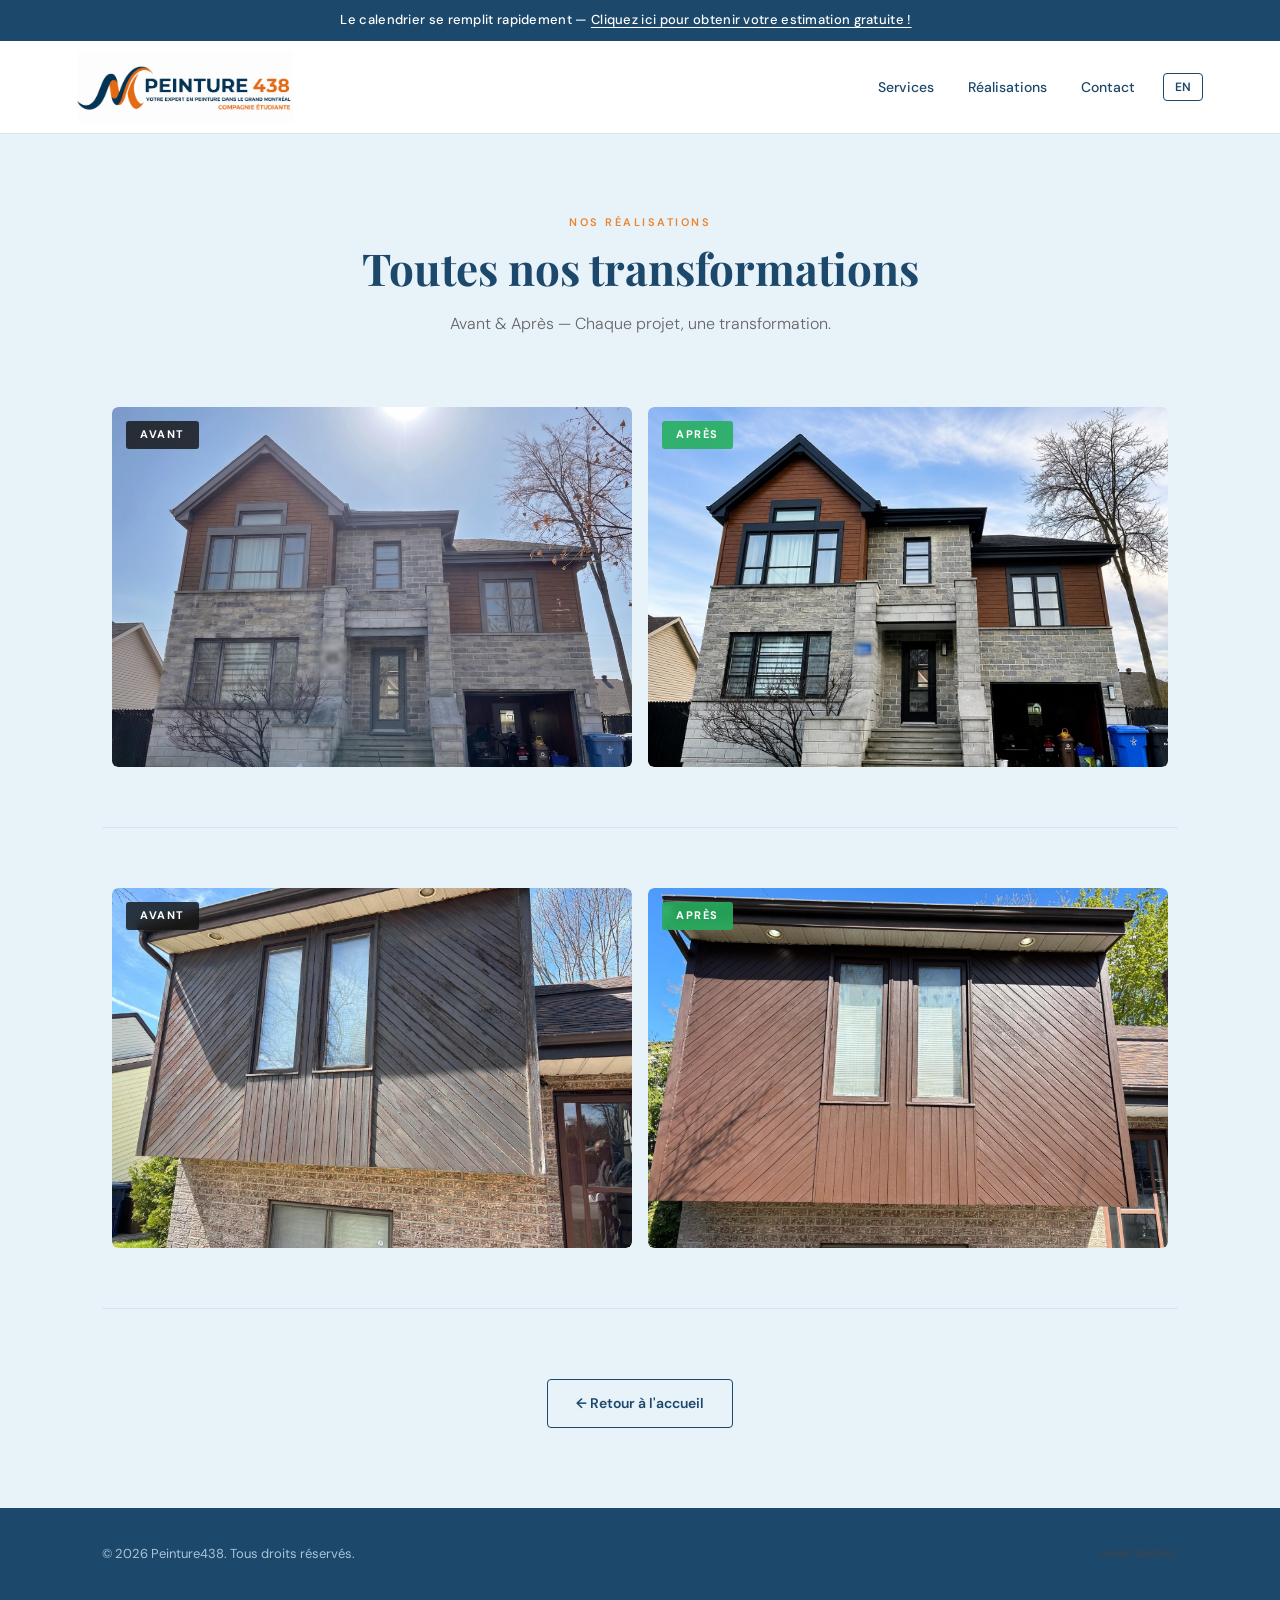
<file: portfolio.html>
<!DOCTYPE html>
<html lang="fr">
<head>
    <meta charset="UTF-8">
    <meta name="viewport" content="width=device-width, initial-scale=1.0">
    <title>Peinture438 | Réalisations</title>
    <link rel="stylesheet" href="style.css">
    <style>
        .portfolio-page { padding: 80px 8%; }
        .portfolio-page-header { text-align:center; margin-bottom: 70px; }
        .portfolio-page-header .section-desc { margin: 0 auto; }

        .portfolio-grid {
            display: flex;
            flex-direction: column;
            gap: 60px;
        }

        .portfolio-project {
            display: flex;
            justify-content: center;
            gap: 16px;
            flex-wrap: wrap;
        }

        .portfolio-project .image-box {
            flex: 1;
            min-width: 280px;
            max-width: 520px;
        }

        .portfolio-project .image-box img {
            width: 100%; height: 360px;
            object-fit: cover;
            border-radius: 6px;
            display: block;
            transition: transform 0.4s ease;
        }
        .portfolio-project .image-box:hover img { transform: scale(1.02); }
        .portfolio-project .image-box { overflow:hidden; border-radius:6px; }

        .project-divider { border:none; border-top:1px solid var(--border); margin:0; }

        .back-btn-container { margin-top: 70px; text-align:center; }
    </style>
</head>
<body>

    <div class="announcement-bar">
        <span id="announce-text">Le calendrier se remplit rapidement —</span>
        <a href="index.html#contact" id="announce-link"> Cliquez ici pour obtenir votre estimation gratuite !</a>
    </div>

    <header>
        <div class="logo-container">
            <img src="images/logo.png" alt="Peinture438 Logo" class="site-logo">
        </div>
        <button class="hamburger" id="hamburger-btn" aria-label="Menu">
            <span></span><span></span><span></span>
        </button>
        <nav id="main-nav">
            <a href="index.html#services" class="nav-link" id="nav-services">Services</a>
            <a href="portfolio.html" class="nav-link" id="nav-portfolio">Réalisations</a>
            <a href="index.html#contact" class="nav-link" id="nav-contact">Contact</a>
            <button id="lang-btn" class="lang-toggle">EN</button>
        </nav>
    </header>

    <div class="portfolio-page">
        <div class="portfolio-page-header">
            <span class="section-label" id="portfolio-label">Nos réalisations</span>
            <h1 class="section-title" id="page-title">Toutes nos transformations</h1>
            <p class="section-desc" id="page-subtitle">Avant & Après — Chaque projet, une transformation.</p>
        </div>

        <div class="portfolio-grid">

            <!-- Projet 1 -->
            <div class="portfolio-project">
                <div class="image-box">
                    <img src="images/avant1.jpg" alt="Projet 1 - Avant">
                    <span class="label label-before" data-label="before">Avant</span>
                </div>
                <div class="image-box">
                    <img src="images/apres1.jpg" alt="Projet 1 - Après">
                    <span class="label label-after" data-label="after">Après</span>
                </div>
            </div>

            <hr class="project-divider">

            <!-- Projet 2 -->
            <div class="portfolio-project">
                <div class="image-box">
                    <img src="images/avant2.jpg" alt="Projet 2 - Avant">
                    <span class="label label-before" data-label="before">Avant</span>
                </div>
                <div class="image-box">
                    <img src="images/apres2.jpg" alt="Projet 2 - Après">
                    <span class="label label-after" data-label="after">Après</span>
                </div>
            </div>

            <hr class="project-divider">

            <!-- ══ AJOUTE TES NOUVEAUX PROJETS ICI ══
            <div class="portfolio-project">
                <div class="image-box">
                    <img src="images/avant3.jpg" alt="Projet 3 - Avant">
                    <span class="label label-before" data-label="before">Avant</span>
                </div>
                <div class="image-box">
                    <img src="images/apres3.jpg" alt="Projet 3 - Après">
                    <span class="label label-after" data-label="after">Après</span>
                </div>
            </div>
            ════════════════════════════════════════ -->

        </div>

        <div class="back-btn-container">
            <a href="index.html" class="btn-outline" id="back-btn">← Retour à l'accueil</a>
        </div>
    </div>

    <footer>
        <p>&copy; 2026 Peinture438. <span id="footer-text">Tous droits réservés.</span></p>
        <p style="font-size:12px; color:#444;">Laval, Québec</p>
    </footer>

    <script src="portfolio.js"></script>
</body>
</html>
</file>
<file: style.css>
/* ═══════════════════════════════════════════════════════
   PEINTURE438
   Palette: blanc cassé, bleu profond, orange accent
   Typo: Playfair Display (titres) + DM Sans (corps)
═══════════════════════════════════════════════════════ */

@import url('https://fonts.googleapis.com/css2?family=Playfair+Display:wght@700;900&family=DM+Sans:wght@300;400;500;600&display=swap');

:root {
    --black:   #1c486c;
    --offwhite:#F5F8FA;
    --white:   #ffffff;
    --red:     #eb842e;
    --red-dark:#c96a1a;
    --grey:    #888888;
    --border:  #d6e4ee;
    --card-bg: #f0f6fb;
}

* { margin:0; padding:0; box-sizing:border-box; }

html { scroll-behavior: smooth; }

body {
    background: #e8f2f9;
    color: var(--black);
    font-family: 'DM Sans', sans-serif;
    line-height: 1.6;
}

.announcement-bar {
    background: #1c486c;
    color: var(--white);
    text-align: center;
    padding: 10px 48px 10px 20px;
    font-size: 13px;
    font-weight: 500;
    letter-spacing: 0.3px;
    position: relative;
    transition: max-height 0.35s ease, padding 0.35s ease, opacity 0.3s ease;
    overflow: hidden;
}

.announcement-bar.hidden {
    max-height: 0 !important;
    padding-top: 0;
    padding-bottom: 0;
    opacity: 0;
}

.announcement-bar a {
    color: var(--white);
    text-decoration: underline;
    text-underline-offset: 3px;
}

.announce-close {
    position: absolute;
    right: 14px;
    top: 50%;
    transform: translateY(-50%);
    background: transparent;
    border: none;
    color: rgba(255,255,255,0.75);
    font-size: 14px;
    cursor: pointer;
    padding: 4px 6px;
    line-height: 1;
    border-radius: 3px;
    transition: color 0.2s, background 0.2s;
}
.announce-close:hover {
    color: white;
    background: rgba(255,255,255,0.15);
}

header {
    background: var(--white);
    display: flex;
    justify-content: space-between;
    align-items: center;
    padding: 10px 6%;
    border-bottom: 1px solid var(--border);
    position: sticky;
    top: 0;
    z-index: 100;
}

.logo-container { display:flex; align-items:center; }

.site-logo { height: 72px; width:auto; object-fit:contain; }

nav { display:flex; align-items:center; gap: 6px; }

nav a {
    text-decoration: none;
    color: var(--black);
    font-size: 14px;
    font-weight: 500;
    padding: 6px 14px;
    border-radius: 4px;
    transition: background 0.2s, color 0.2s;
}

nav a:hover { background: #e8f2f9; color: var(--black); }

.lang-toggle {
    background: transparent;
    border: 1.5px solid var(--black);
    color: var(--black);
    padding: 5px 11px;
    font-size: 12px;
    font-weight: 600;
    border-radius: 4px;
    cursor: pointer;
    transition: all 0.2s;
    font-family: 'DM Sans', sans-serif;
    margin-left: 8px;
}
.lang-toggle:hover { background: #1c486c; color: var(--white); }

.hamburger {
    display: none;
    flex-direction: column;
    justify-content: space-between;
    width: 26px; height: 18px;
    background: transparent;
    border: none;
    cursor: pointer;
    padding: 0;
    z-index: 200;
}
.hamburger span {
    display: block; width:100%; height:2.5px;
    background: #1c486c;
    border-radius: 2px;
    transition: all 0.3s;
}
.hamburger.open span:nth-child(1) { transform: translateY(7.75px) rotate(45deg); }
.hamburger.open span:nth-child(2) { opacity: 0; }
.hamburger.open span:nth-child(3) { transform: translateY(-7.75px) rotate(-45deg); }

@media (max-width: 768px) {
    header { padding: 10px 5%; }
    .hamburger { display: flex; }
    nav {
        display: none; flex-direction: column; align-items: flex-start;
        position: absolute; top: 93px; left:0; width:100%;
        background: var(--white);
        border-bottom: 1px solid var(--border);
        padding: 10px 0;
        z-index: 150; gap:0;
    }
    nav.open { display: flex; }
    nav a { width:100%; padding: 14px 6%; border-radius:0; font-size:15px; border-bottom:1px solid var(--border); }
    .lang-toggle { margin: 12px 6%; }
}

.hero {
    position: relative;
    display: grid;
    grid-template-columns: 1fr 1fr;
    min-height: 88vh;
    overflow: hidden;
}

.hero-content {
    display: flex;
    flex-direction: column;
    justify-content: center;
    padding: 80px 6% 80px 8%;
    z-index: 2;
}

.hero-eyebrow {
    font-size: 11px;
    font-weight: 600;
    letter-spacing: 2.5px;
    text-transform: uppercase;
    color: var(--red);
    margin-bottom: 20px;
}

.hero h1 {
    font-family: 'Playfair Display', serif;
    font-size: clamp(36px, 5vw, 62px);
    line-height: 1.1;
    color: var(--black);
    margin-bottom: 24px;
}

.hero p {
    font-size: 17px;
    color: #2a4a5e;
    font-weight: 300;
    max-width: 420px;
    margin-bottom: 40px;
    line-height: 1.7;
}

.hero-actions { display:flex; gap:14px; flex-wrap:wrap; }

.hero-image {
    position: relative;
    overflow: hidden;
}
.hero-image img {
    width: 100%; height: 100%;
    object-fit: cover;
    display: block;
}
.hero-image::after {
    content: '';
    position: absolute; inset:0;
    background: linear-gradient(to right, var(--offwhite) 0%, transparent 30%);
}

@media (max-width: 900px) {
    .hero { grid-template-columns: 1fr; min-height: auto; }
    .hero-content { padding: 70px 6%; text-align:center; align-items:center; }
    .hero p { max-width: 100%; }
    .hero-image { height: 300px; }
    .hero-image::after { background: linear-gradient(to bottom, var(--offwhite) 0%, transparent 30%); }
}

.btn {
    display: inline-block;
    background: var(--red);
    color: var(--white);
    padding: 13px 28px;
    text-decoration: none;
    border-radius: 4px;
    font-weight: 600;
    font-size: 14px;
    border: none;
    cursor: pointer;
    font-family: 'DM Sans', sans-serif;
    transition: background 0.25s, transform 0.15s;
    letter-spacing: 0.2px;
}
.btn:hover { background: var(--red-dark); transform: translateY(-1px); }

.btn-outline {
    display: inline-block;
    background: transparent;
    color: var(--black);
    padding: 12px 28px;
    text-decoration: none;
    border-radius: 4px;
    font-weight: 600;
    font-size: 14px;
    border: 1.5px solid var(--black);
    cursor: pointer;
    font-family: 'DM Sans', sans-serif;
    transition: background 0.2s, color 0.2s;
}
.btn-outline:hover { background: #1c486c; color: var(--white); }

.section-label {
    font-size: 11px;
    font-weight: 600;
    letter-spacing: 2.5px;
    text-transform: uppercase;
    color: var(--red);
    margin-bottom: 12px;
    display: block;
}

.section-title {
    font-family: 'Playfair Display', serif;
    font-size: clamp(28px, 4vw, 44px);
    line-height: 1.15;
    color: var(--black);
    margin-bottom: 16px;
}

.section-desc {
    color: #666;
    font-size: 16px;
    font-weight: 300;
    max-width: 540px;
    line-height: 1.7;
}

.services {
    padding: 100px 8%;
    background: var(--white);
}

.services-header {
    margin-bottom: 60px;
}

.service-grid {
    display: grid;
    grid-template-columns: 1fr;
    gap: 0;
}

.service-card {
    background: var(--card-bg);
    border: 1px solid var(--border);
    border-radius: 8px;
    padding: 48px;
    max-width: 640px;
}

.service-card-icon {
    width: 44px; height: 44px;
    background: var(--red);
    border-radius: 8px;
    display: flex; align-items:center; justify-content:center;
    margin-bottom: 20px;
}

.service-card-icon svg { color: white; }

.service-card h3 {
    font-family: 'Playfair Display', serif;
    font-size: 22px;
    margin-bottom: 12px;
    color: var(--black);
}

.service-card p {
    color: #666;
    font-size: 15px;
    line-height: 1.75;
    font-weight: 300;
}

.why-us {
    padding: 100px 8%;
    background: #1c486c;
    color: var(--white);
    display: grid;
    grid-template-columns: 1fr 1fr;
    gap: 80px;
    align-items: center;
}

.why-us .section-title { color: var(--white); }
.why-us .section-label { color: #f5a55a; }
.why-us .section-desc { color: #a8c4d8; }

.why-list {
    list-style: none;
    display: flex;
    flex-direction: column;
    gap: 18px;
    margin-top: 40px;
}

.why-list li {
    display: flex;
    align-items: flex-start;
    gap: 14px;
    font-size: 15px;
    color: #ddd;
    font-weight: 300;
    line-height: 1.5;
}

.why-check {
    width: 22px; height: 22px; min-width:22px;
    background: var(--red);
    border-radius: 50%;
    display: flex; align-items:center; justify-content:center;
    margin-top: 1px;
}

.why-cta { margin-top: 40px; }

.why-image {
    border-radius: 8px;
    overflow: hidden;
    aspect-ratio: 4/5;
    background: #1c486c;
}
.why-image img { width:100%; height:100%; object-fit:cover; display:block; }

@media (max-width: 900px) {
    .why-us { grid-template-columns: 1fr; gap: 40px; }
    .why-image { aspect-ratio: 16/9; }
}

.portfolio {
    padding: 100px 8%;
    background: #e8f2f9;
    text-align: center;
}

.portfolio-header { margin-bottom: 60px; }
.portfolio-header .section-desc { margin: 0 auto; }

.gallery-container {
    display: flex;
    flex-direction: column;
    gap: 50px;
    margin-top: 40px;
}

.project-card {
    display: flex;
    justify-content: center;
    gap: 16px;
    flex-wrap: wrap;
}

.image-box {
    position: relative;
    flex: 1;
    min-width: 280px;
    max-width: 500px;
}

.image-box img {
    width: 100%; height: 340px;
    object-fit: cover;
    border-radius: 6px;
    display: block;
    transition: transform 0.4s ease;
}

.image-box:hover img { transform: scale(1.02); }
.image-box { overflow: hidden; border-radius: 6px; }

.label {
    position: absolute;
    top: 14px; left: 14px;
    background: rgba(17,17,17,0.80);
    color: white;
    padding: 5px 14px;
    font-size: 11px;
    font-weight: 700;
    border-radius: 3px;
    text-transform: uppercase;
    letter-spacing: 1.5px;
    backdrop-filter: blur(4px);
}

.label-after { background: rgba(39, 174, 96, 0.90); }

.portfolio-btn-container { margin-top: 56px; }

.contact {
    padding: 100px 8%;
    background: var(--white);
    display: grid;
    grid-template-columns: 1fr 1fr;
    gap: 80px;
    align-items: start;
}

.contact-info { }
.contact-info .section-desc { margin-top: 16px; }

.contact-details {
    margin-top: 40px;
    display: flex;
    flex-direction: column;
    gap: 16px;
}

.contact-detail {
    display: flex;
    align-items: center;
    gap: 12px;
    font-size: 14px;
    color: #2a4a5e;
}

.contact-detail-icon {
    width: 36px; height: 36px; min-width:36px;
    background: #e8f2f9;
    border: 1px solid var(--border);
    border-radius: 50%;
    display: flex; align-items:center; justify-content:center;
}

form {
    display: flex;
    flex-direction: column;
    gap: 14px;
}

form input, form textarea {
    width: 100%;
    padding: 14px 16px;
    border: 1px solid var(--border);
    border-radius: 5px;
    font-size: 14px;
    font-family: 'DM Sans', sans-serif;
    background: #e8f2f9;
    color: var(--black);
    transition: border-color 0.2s;
    outline: none;
}

form input:focus, form textarea:focus { border-color: var(--black); }

form textarea { height: 130px; resize: vertical; }

@media (max-width: 900px) {
    .contact { grid-template-columns:1fr; gap:50px; }
}

footer {
    background: #1c486c;
    color: #aac4d8;
    padding: 36px 8%;
    display: flex;
    justify-content: space-between;
    align-items: center;
    font-size: 13px;
    flex-wrap: wrap;
    gap: 10px;
}

footer a { color: #aac4d8; text-decoration:none; transition: color 0.2s; }
footer a:hover { color: var(--white); }

@media (max-width: 600px) {
    footer { flex-direction:column; text-align:center; }
}
</file>
